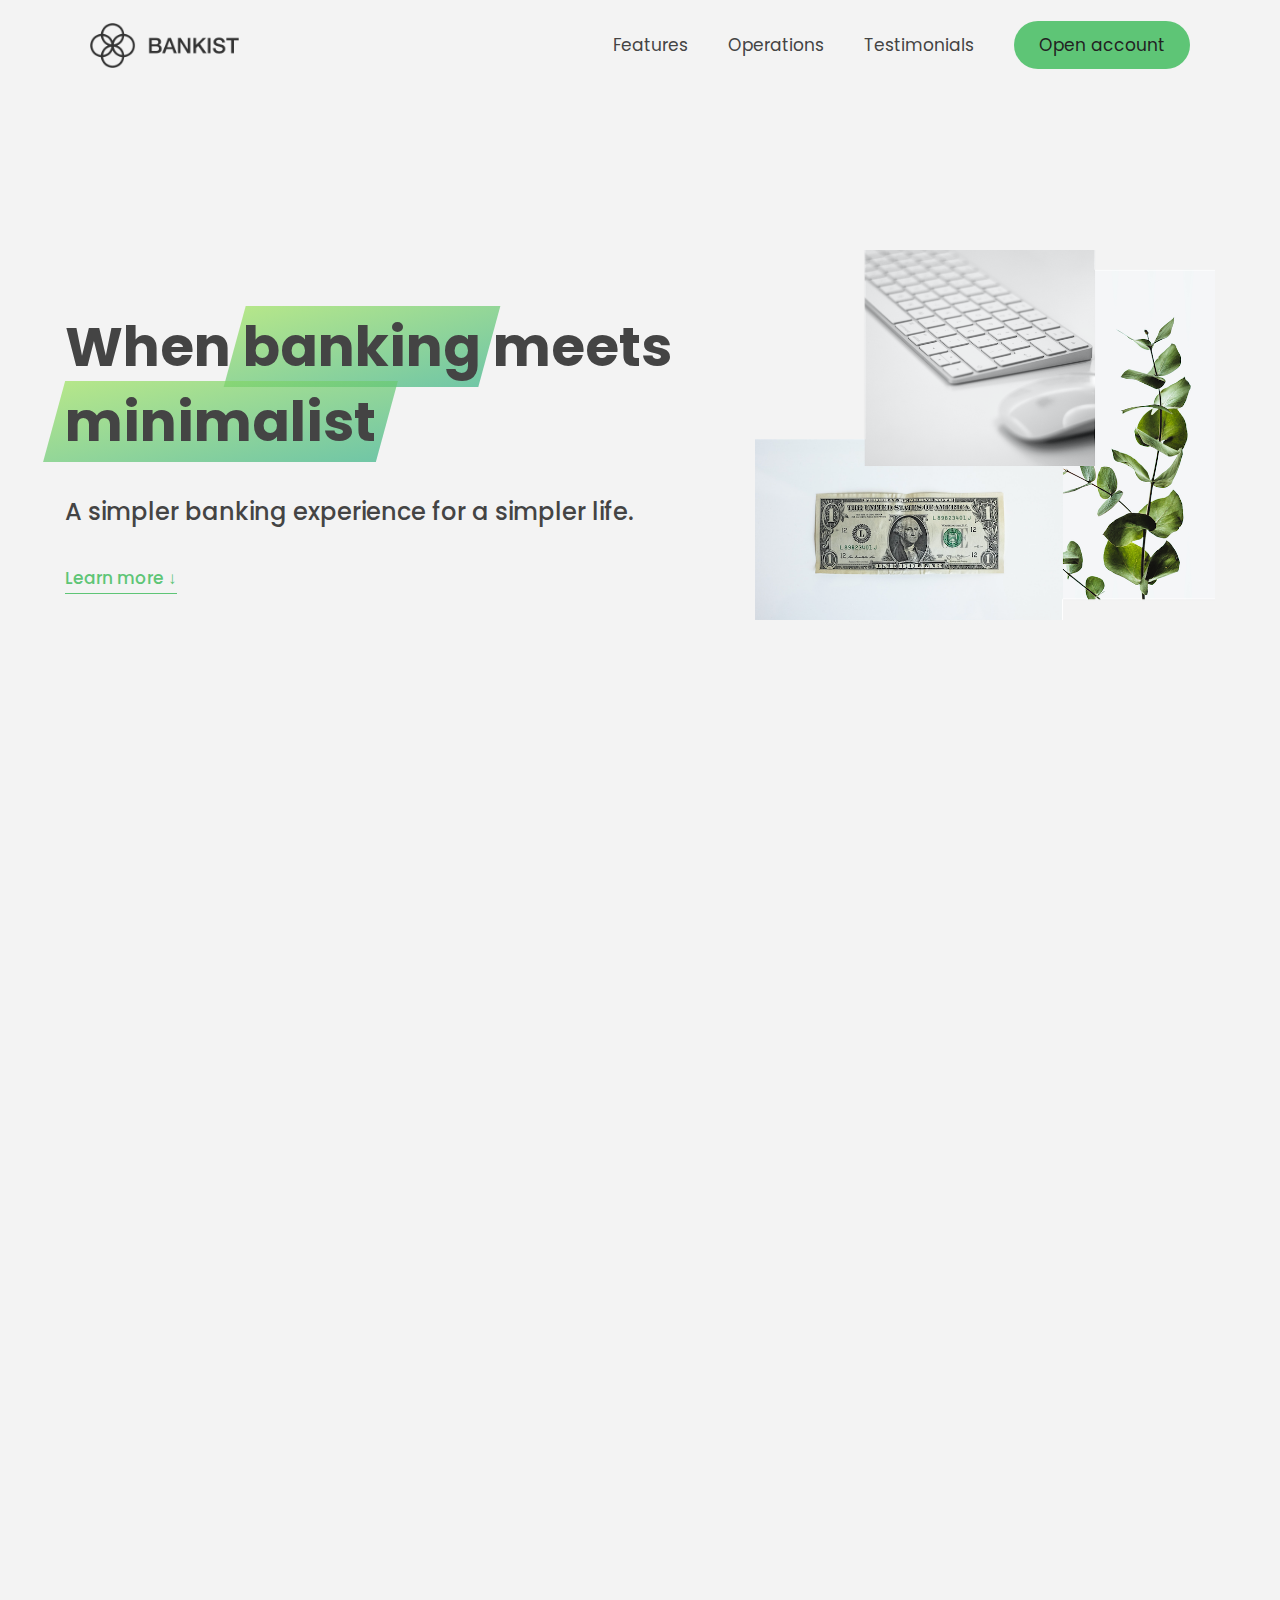
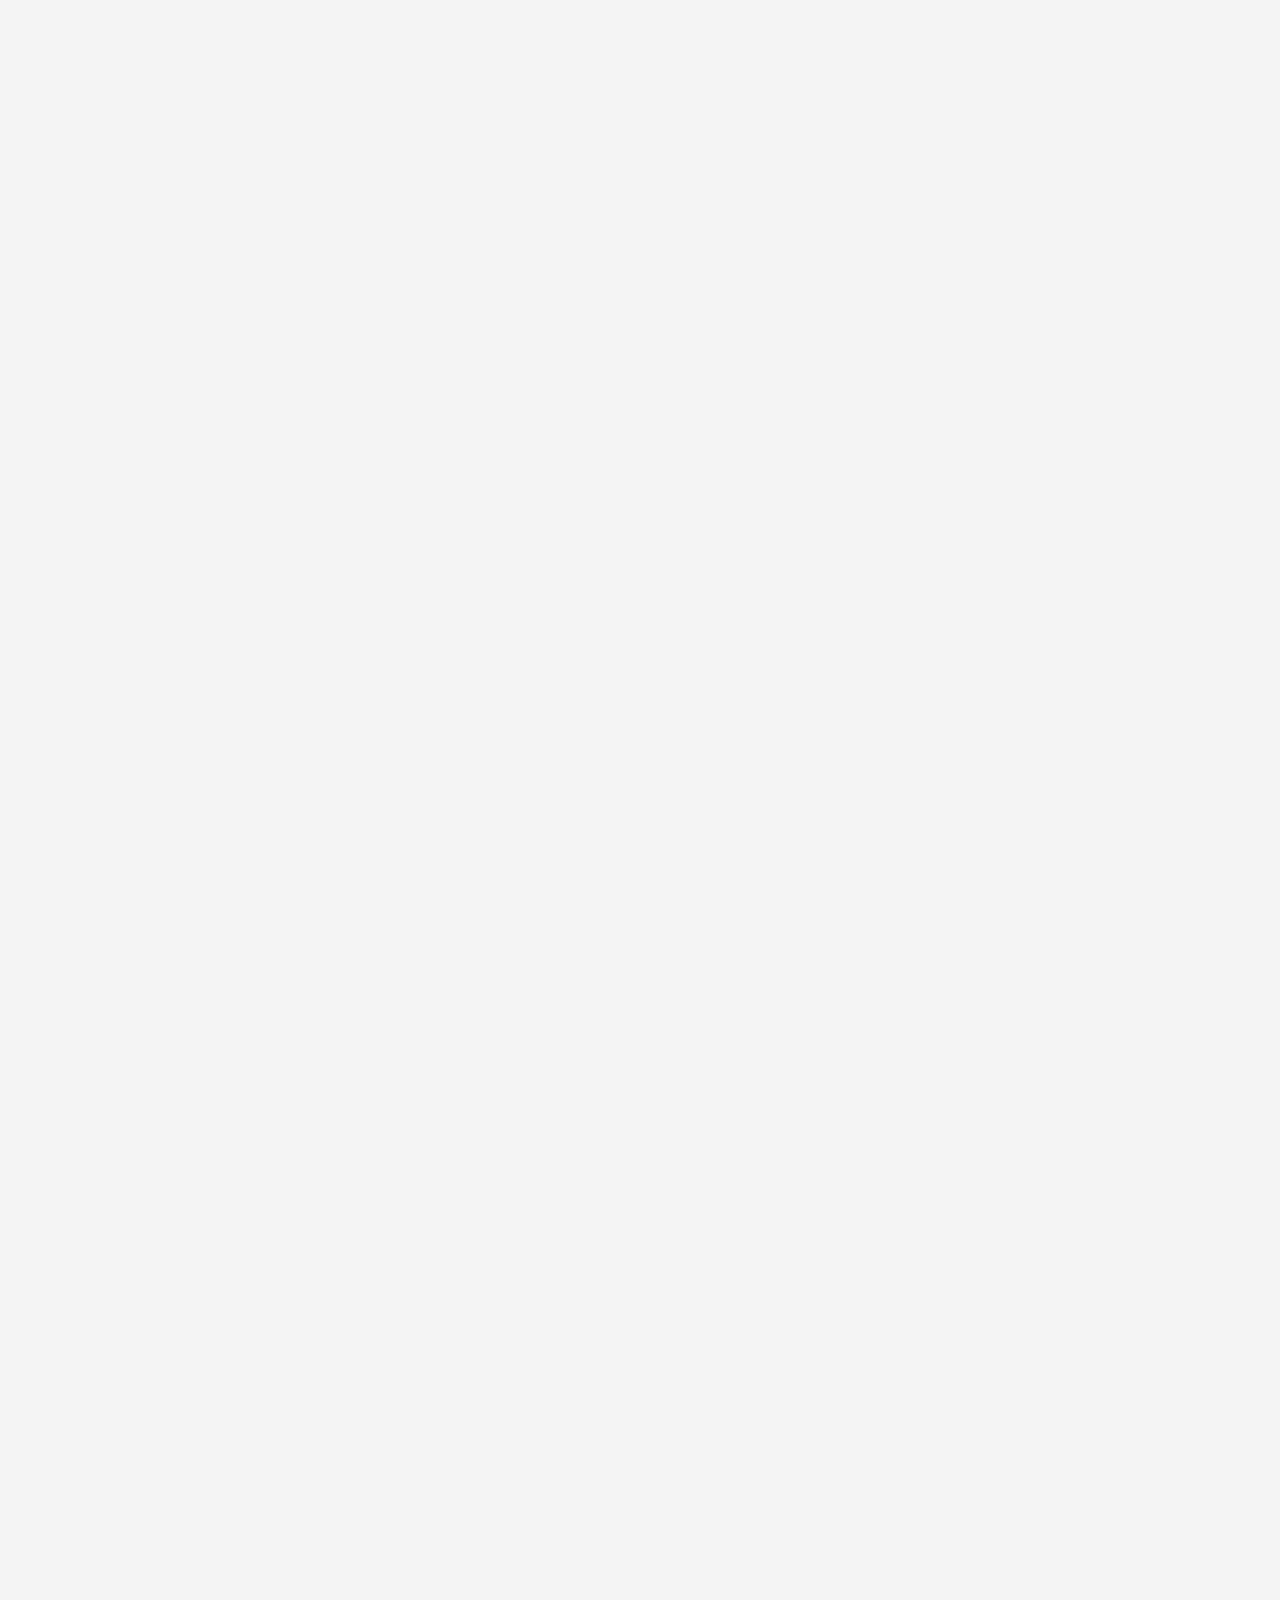
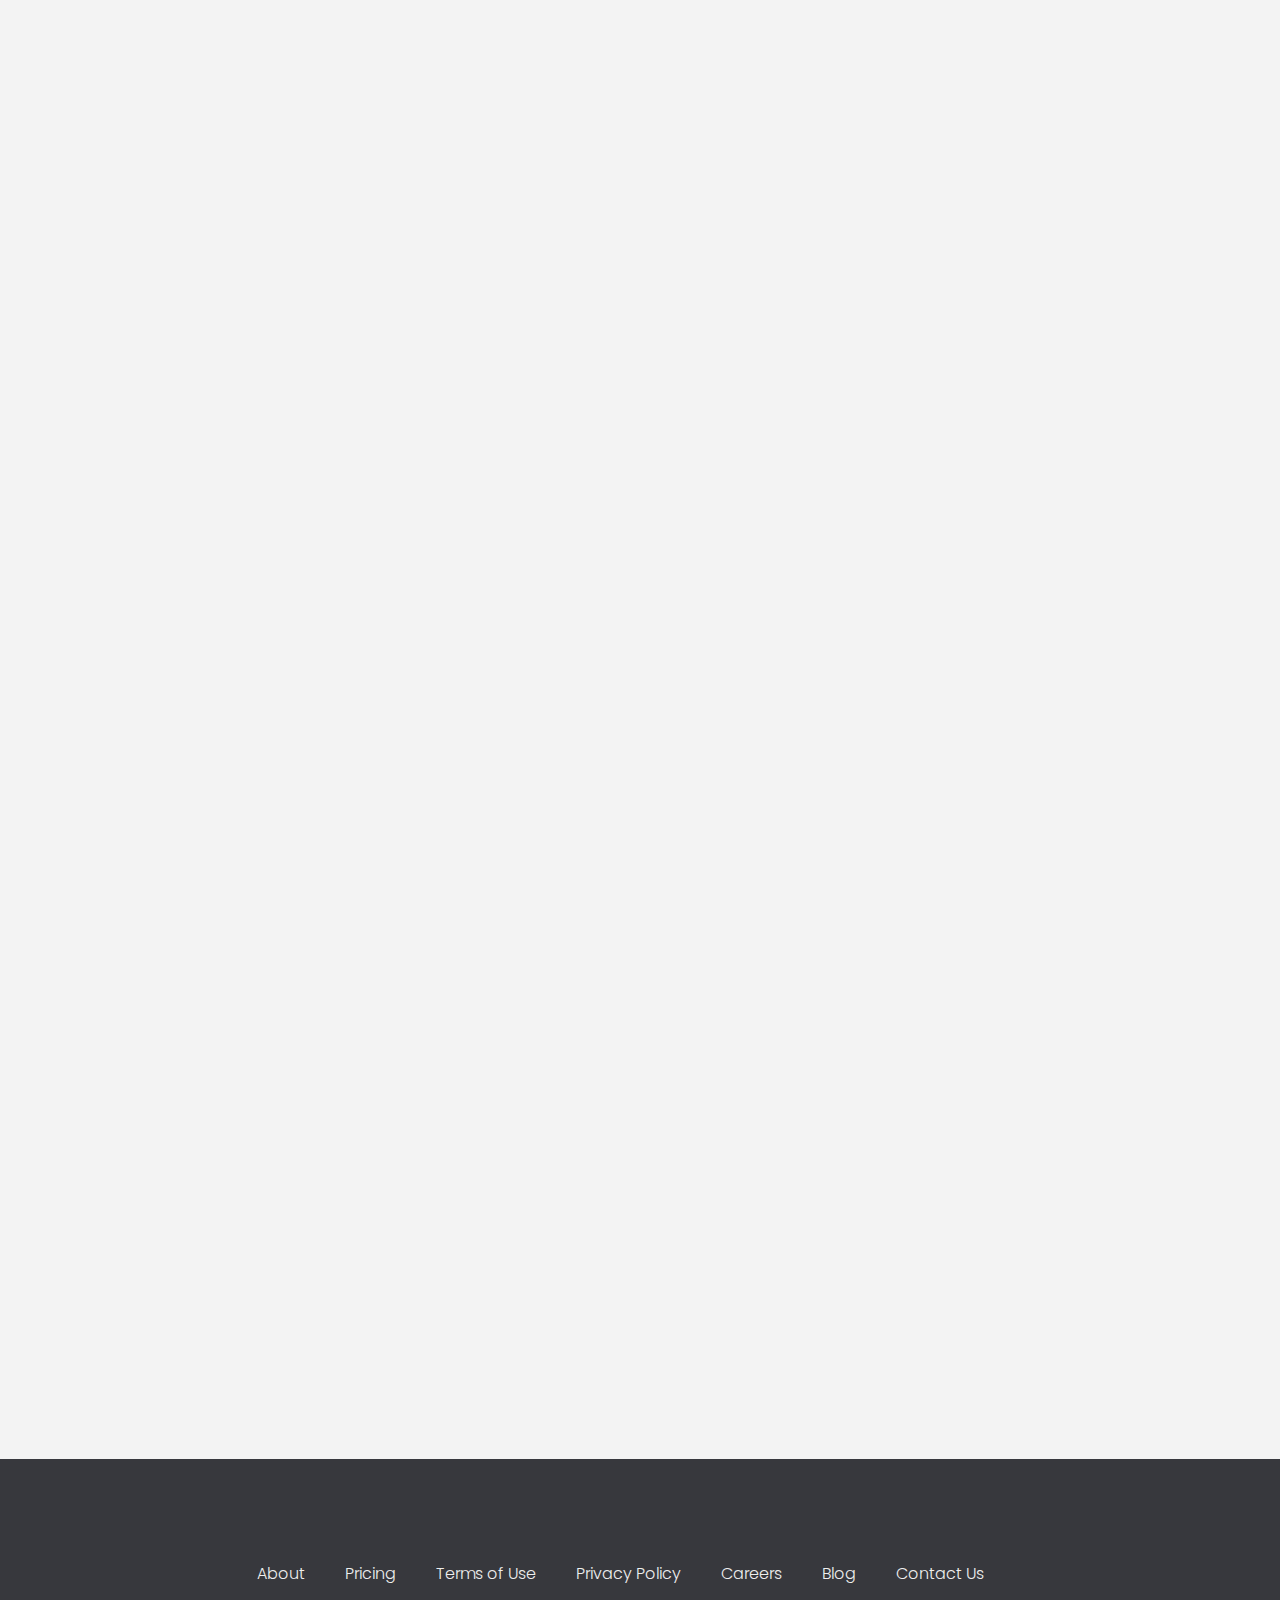
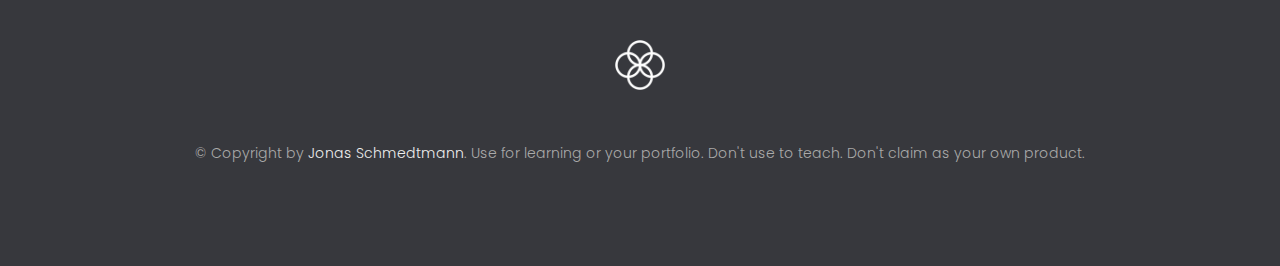
<file: complete session 13/index.html>
<!DOCTYPE html>
<html lang="en">
  <head>
    <meta charset="UTF-8" />
    <meta name="viewport" content="width=device-width, initial-scale=1.0" />
    <meta http-equiv="X-UA-Compatible" content="ie=edge" />
    <link rel="shortcut icon" type="image/png" href="img/icon.png" />

    <link
      href="https://fonts.googleapis.com/css?family=Poppins:300,400,500,600&display=swap"
      rel="stylesheet"
    />
    <link rel="stylesheet" href="style.css" />
    <title>Bankist | When Banking meets Minimalist</title>
  </head>
  <body>
    <header class="header">
      <nav class="nav">
        <img
          src="img/logo.png"
          alt="Bankist logo"
          class="nav__logo"
          id="logo"
        />
        <ul class="nav__links">
          <li class="nav__item">
            <a class="nav__link" href="#section--1">Features</a>
          </li>
          <li class="nav__item">
            <a class="nav__link" href="#section--2">Operations</a>
          </li>
          <li class="nav__item">
            <a class="nav__link" href="#section--3">Testimonials</a>
          </li>
          <li class="nav__item">
            <a class="nav__link nav__link--btn btn--show-modal" href="#"
              >Open account</a
            >
          </li>
        </ul>
      </nav>

      <div class="header__title">
        <h1>
          When
          <!-- Green highlight effect -->
          <span class="highlight">banking</span>
          meets<br />
          <span class="highlight">minimalist</span>
        </h1>
        <h4>A simpler banking experience for a simpler life.</h4>
        <button class="btn--text btn--scroll-to">Learn more &DownArrow;</button>
        <img
          src="img/hero.png"
          class="header__img"
          alt="Minimalist bank items"
        />
      </div>
    </header>

    <section class="section" id="section--1">
      <div class="section__title">
        <h2 class="section__description">Features</h2>
        <h3 class="section__header">
          Everything you need in a modern bank and more.
        </h3>
      </div>

      <div class="features">
        <img
          src="img/digital-lazy.jpg"
          data-src="img/digital.jpg"
          alt="Computer"
          class="features__img lazy-img"
        />
        <div class="features__feature">
          <div class="features__icon">
            <svg>
              <use xlink:href="img/icons.svg#icon-monitor"></use>
            </svg>
          </div>
          <h5 class="features__header">100% digital bank</h5>
          <p>
            Lorem ipsum dolor sit amet consectetur adipisicing elit. Unde alias
            sint quos? Accusantium a fugiat porro reiciendis saepe quibusdam
            debitis ducimus.
          </p>
        </div>

        <div class="features__feature">
          <div class="features__icon">
            <svg>
              <use xlink:href="img/icons.svg#icon-trending-up"></use>
            </svg>
          </div>
          <h5 class="features__header">Watch your money grow</h5>
          <p>
            Nesciunt quos autem dolorum voluptates cum dolores dicta fuga
            inventore ab? Nulla incidunt eius numquam sequi iste pariatur
            quibusdam!
          </p>
        </div>
        <img
          src="img/grow-lazy.jpg"
          data-src="img/grow.jpg"
          alt="Plant"
          class="features__img lazy-img"
        />

        <img
          src="img/card-lazy.jpg"
          data-src="img/card.jpg"
          alt="Credit card"
          class="features__img lazy-img"
        />
        <div class="features__feature">
          <div class="features__icon">
            <svg>
              <use xlink:href="img/icons.svg#icon-credit-card"></use>
            </svg>
          </div>
          <h5 class="features__header">Free debit card included</h5>
          <p>
            Quasi, fugit in cumque cupiditate reprehenderit debitis animi enim
            eveniet consequatur odit quam quos possimus assumenda dicta fuga
            inventore ab.
          </p>
        </div>
      </div>
    </section>

    <section class="section" id="section--2">
      <div class="section__title">
        <h2 class="section__description">Operations</h2>
        <h3 class="section__header">
          Everything as simple as possible, but no simpler.
        </h3>
      </div>

      <div class="operations">
        <div class="operations__tab-container">
          <button
            class="btn operations__tab operations__tab--1 operations__tab--active"
            data-tab="1"
          >
            <span>01</span>Instant Transfers
          </button>
          <button class="btn operations__tab operations__tab--2" data-tab="2">
            <span>02</span>Instant Loans
          </button>
          <button class="btn operations__tab operations__tab--3" data-tab="3">
            <span>03</span>Instant Closing
          </button>
        </div>
        <div
          class="operations__content operations__content--1 operations__content--active"
        >
          <div class="operations__icon operations__icon--1">
            <svg>
              <use xlink:href="img/icons.svg#icon-upload"></use>
            </svg>
          </div>
          <h5 class="operations__header">
            Tranfser money to anyone, instantly! No fees, no BS.
          </h5>
          <p>
            Lorem ipsum dolor sit amet, consectetur adipisicing elit, sed do
            eiusmod tempor incididunt ut labore et dolore magna aliqua. Ut enim
            ad minim veniam, quis nostrud exercitation ullamco laboris nisi ut
            aliquip ex ea commodo consequat.
          </p>
        </div>

        <div class="operations__content operations__content--2">
          <div class="operations__icon operations__icon--2">
            <svg>
              <use xlink:href="img/icons.svg#icon-home"></use>
            </svg>
          </div>
          <h5 class="operations__header">
            Buy a home or make your dreams come true, with instant loans.
          </h5>
          <p>
            Duis aute irure dolor in reprehenderit in voluptate velit esse
            cillum dolore eu fugiat nulla pariatur. Excepteur sint occaecat
            cupidatat non proident, sunt in culpa qui officia deserunt mollit
            anim id est laborum.
          </p>
        </div>
        <div class="operations__content operations__content--3">
          <div class="operations__icon operations__icon--3">
            <svg>
              <use xlink:href="img/icons.svg#icon-user-x"></use>
            </svg>
          </div>
          <h5 class="operations__header">
            No longer need your account? No problem! Close it instantly.
          </h5>
          <p>
            Excepteur sint occaecat cupidatat non proident, sunt in culpa qui
            officia deserunt mollit anim id est laborum. Ut enim ad minim
            veniam, quis nostrud exercitation ullamco laboris nisi ut aliquip ex
            ea commodo consequat.
          </p>
        </div>
      </div>
    </section>

    <section class="section" id="section--3">
      <div class="section__title section__title--testimonials">
        <h2 class="section__description">Not sure yet?</h2>
        <h3 class="section__header">
          Millions of Bankists are already making their lifes simpler.
        </h3>
      </div>

      <div class="slider"> 
        <div class="slide slide--1">
          <div class="testimonial">
            <h5 class="testimonial__header">Best financial decision ever!</h5>
            <blockquote class="testimonial__text">
              Lorem ipsum dolor sit, amet consectetur adipisicing elit.
              Accusantium quas quisquam non? Quas voluptate nulla minima
              deleniti optio ullam nesciunt, numquam corporis et asperiores
              laboriosam sunt, praesentium suscipit blanditiis. Necessitatibus
              id alias reiciendis, perferendis facere pariatur dolore veniam
              autem esse non voluptatem saepe provident nihil molestiae.
            </blockquote>
            <address class="testimonial__author">
              <img src="img/user-1.jpg" alt="" class="testimonial__photo" />
              <h6 class="testimonial__name">Aarav Lynn</h6>
              <p class="testimonial__location">San Francisco, USA</p>
            </address>
          </div>
        </div>

        <div class="slide slide--2">
          <div class="testimonial">
            <h5 class="testimonial__header">
              The last step to becoming a complete minimalist
            </h5>
            <blockquote class="testimonial__text">
              Quisquam itaque deserunt ullam, quia ea repellendus provident,
              ducimus neque ipsam modi voluptatibus doloremque, corrupti
              laborum. Incidunt numquam perferendis veritatis neque repellendus.
              Lorem, ipsum dolor sit amet consectetur adipisicing elit. Illo
              deserunt exercitationem deleniti.
            </blockquote>
            <address class="testimonial__author">
              <img src="img/user-2.jpg" alt="" class="testimonial__photo" />
              <h6 class="testimonial__name">Miyah Miles</h6>
              <p class="testimonial__location">London, UK</p>
            </address>
          </div>
        </div>

        <div class="slide slide--3">
          <div class="testimonial">
            <h5 class="testimonial__header">
              Finally free from old-school banks
            </h5>
            <blockquote class="testimonial__text">
              Debitis, nihil sit minus suscipit magni aperiam vel tenetur
              incidunt commodi architecto numquam omnis nulla autem,
              necessitatibus blanditiis modi similique quidem. Odio aliquam
              culpa dicta beatae quod maiores ipsa minus consequatur error sunt,
              deleniti saepe aliquid quos inventore sequi. Necessitatibus id
              alias reiciendis, perferendis facere.
            </blockquote>
            <address class="testimonial__author">
              <img src="img/user-3.jpg" alt="" class="testimonial__photo" />
              <h6 class="testimonial__name">Francisco Gomes</h6>
              <p class="testimonial__location">Lisbon, Portugal</p>
            </address>
          </div> 
        </div> 

         <!-- <div class="slide"><img src="img/img-1.jpg" alt="Photo 1" /></div> 
        <div class="slide"><img src="img/img-2.jpg" alt="Photo 2" /></div>
        <div class="slide"><img src="img/img-3.jpg" alt="Photo 3" /></div>
        <div class="slide"><img src="img/img-4.jpg" alt="Photo 4" /></div> -->
        <button class="slider__btn slider__btn--left">&larr;</button>
        <button class="slider__btn slider__btn--right">&rarr;</button>
        <div class="dots"></div>
      </div>
    </section>

    <section class="section section--sign-up">
      <div class="section__title">
        <h3 class="section__header">
          The best day to join Bankist was one year ago. The second best is
          today!
        </h3>
      </div>
      <button class="btn btn--show-modal">Open your free account today!</button>
    </section>

    <footer class="footer">
      <ul class="footer__nav">
        <li class="footer__item">
          <a class="footer__link" href="#">About</a>
        </li>
        <li class="footer__item">
          <a class="footer__link" href="#">Pricing</a>
        </li>
        <li class="footer__item">
          <a class="footer__link" href="#">Terms of Use</a>
        </li>
        <li class="footer__item">
          <a class="footer__link" href="#">Privacy Policy</a>
        </li>
        <li class="footer__item">
          <a class="footer__link" href="#">Careers</a>
        </li>
        <li class="footer__item">
          <a class="footer__link" href="#">Blog</a>
        </li>
        <li class="footer__item">
          <a class="footer__link" href="#">Contact Us</a>
        </li>
      </ul>
      <img src="img/icon.png" alt="Logo" class="footer__logo" />
      <p class="footer__copyright">
        &copy; Copyright by
        <a
          class="footer__link twitter-link"
          target="_blank"
          href="https://twitter.com/jonasschmedtman"
          >Jonas Schmedtmann</a
        >. Use for learning or your portfolio. Don't use to teach. Don't claim
        as your own product.
      </p>
    </footer>

    <div class="modal hidden">
      <button class="btn--close-modal">&times;</button>
      <h2 class="modal__header">
        Open your bank account <br />
        in just <span class="highlight">5 minutes</span>
      </h2>
      <form class="modal__form">
        <label>First Name</label>
        <input type="text" />
        <label>Last Name</label>
        <input type="text" />
        <label>Email Address</label>
        <input type="email" />
        <button class="btn">Next step &rarr;</button>
      </form>
    </div>
    <div class="overlay hidden"></div>

    <script src="script.js"></script>
  </body>
</html>
</file>
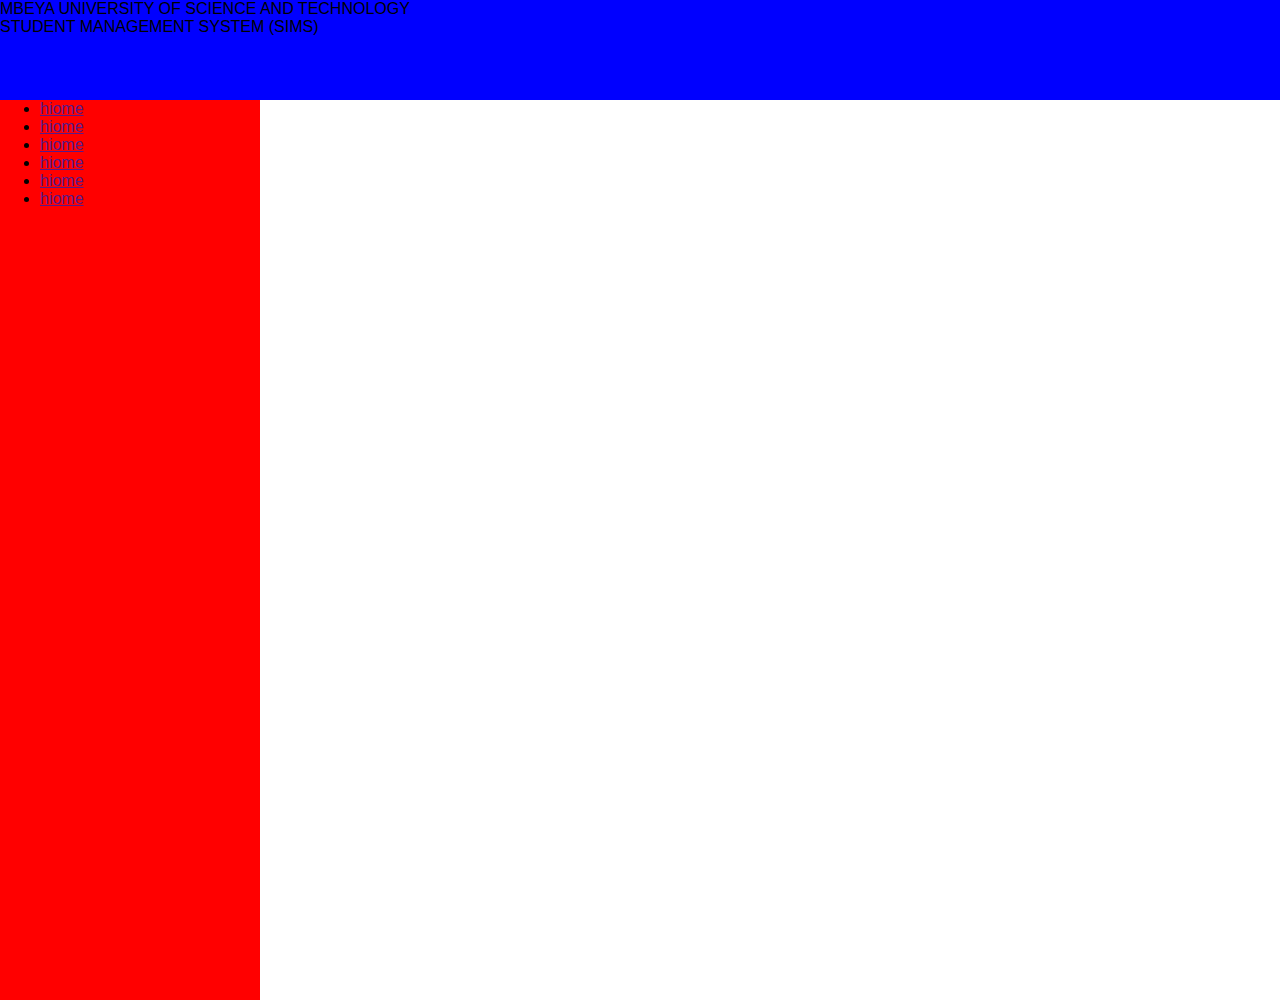
<file: dd/index.html>
<!DOCTYPE html>
<html lang="en">

<head>
    <meta charset="UTF-8">
    <meta name="viewport" content="width=device-width, initial-scale=1.0">
    <title>Document</title>
    <link rel="stylesheet" href="fer.css">
</head>

<body>
    <div class="box">


        <div class="header">
            <div class="img"></div>
            <span>
                <div class="content">
                    <p>MBEYA UNIVERSITY OF SCIENCE AND TECHNOLOGY</p>
                    <P>STUDENT MANAGEMENT SYSTEM (SIMS)</P>
                </div>
            </span>
        </div>
        <div class="sidebar">
            <ul>
                <li>
                    <a href="">hiome</a>
                </li>
                <li>
                    <a href="">hiome</a>
                </li>
                <li>
                    <a href="">hiome</a>
                </li>
                <li>
                    <a href="">hiome</a>
                </li>
                <li>
                    <a href="">hiome</a>
                </li>
                <li>
                    <a href="">hiome</a>
                </li>
            </ul>
        </div>
    </div>
</body>

</html>
</file>
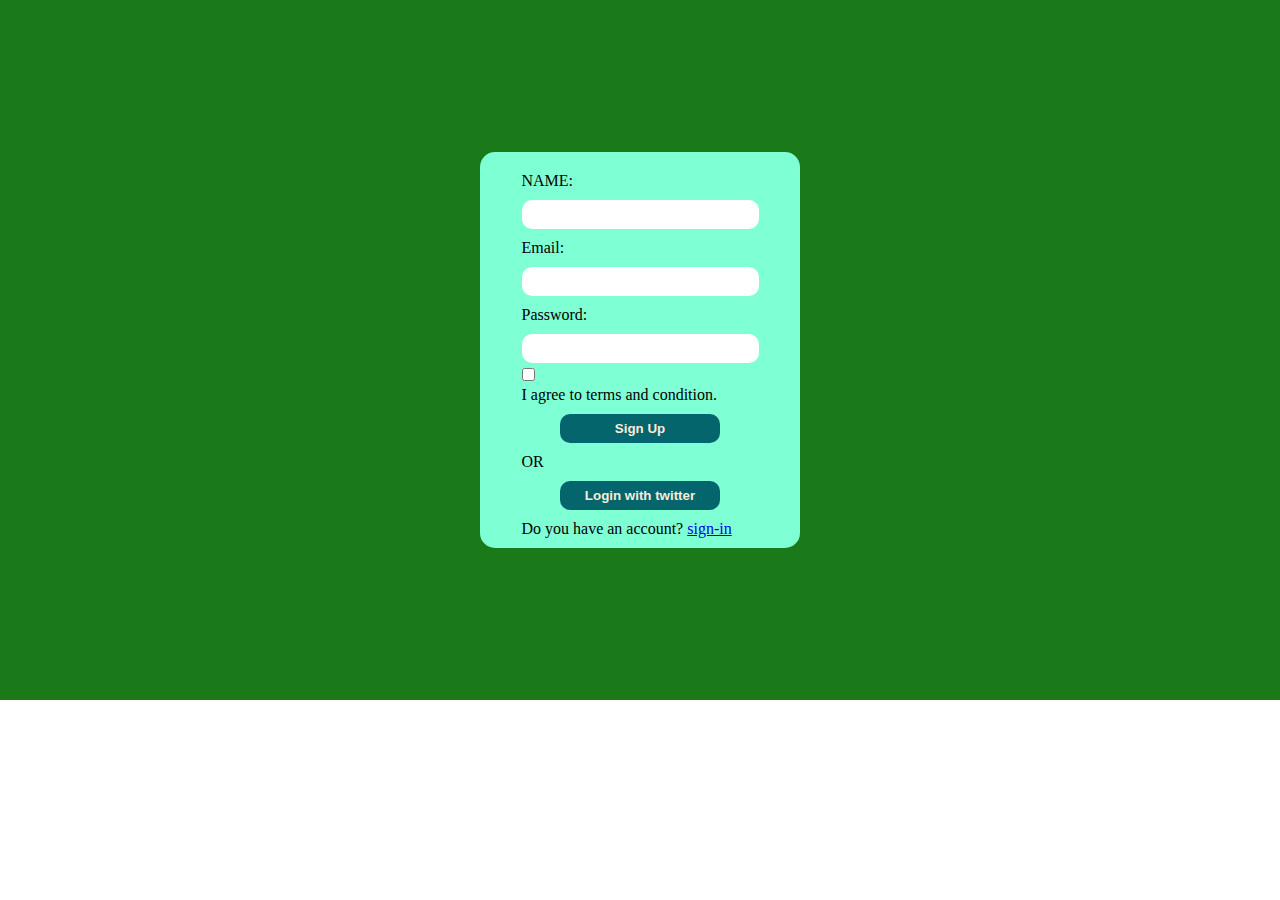
<file: demo/index.html>
<!DOCTYPE html>
<html lang="en">
<head>
    <meta charset="UTF-8">
    <meta name="viewport" content="width=device-width, initial-scale=1.0">
    <title>login-sign_up </title>
    <link rel="stylesheet" href="style.css">
</head>
<body>

   <div class="conatiner">
    <div class="wrapper">
        <form >
            <label for="Name">NAME:</label>
            <input id="name" type="text">
            <label for="Email">Email:</label>
            <input type="email"  id="email">
            <label for="Password">Password:</label>
            <input type="text" id="password">
                <input type="checkbox"  id="checkbox">
                <p>I agree to terms and condition.</p>
    
            <button id="signUp">Sign Up</button>

            <div class="alt"><p>OR</p></div>
            <button id="twitter">Login with twitter</button>
            <p class="txt">Do you have an account? <a href="#">sign-in</a></p>
        </form>
    </div>
   </div> 

</body>
</html>
</file>
<file: complete session 13/style.css>
/* The page is NOT responsive. You can implement responsiveness yourself if you wanna have some fun 😃 */

:root {
  --color-primary: #5ec576;
  --color-secondary: #ffcb03;
  --color-tertiary: #ff585f;
  --color-primary-darker: #4bbb7d;
  --color-secondary-darker: #ffbb00;
  --color-tertiary-darker: #fd424b;
  --color-primary-opacity: #5ec5763a;
  --color-secondary-opacity: #ffcd0331;
  --color-tertiary-opacity: #ff58602d;
  --gradient-primary: linear-gradient(to top left, #39b385, #9be15d);
  --gradient-secondary: linear-gradient(to top left, #ffb003, #ffcb03);
}

* {
  margin: 0;
  padding: 0;
  box-sizing: inherit;
}

html {
  font-size: 62.5%;
  box-sizing: border-box;
}

body {
  font-family: 'Poppins', sans-serif;
  font-weight: 300;
  color: #444;
  line-height: 1.9;
  background-color: #f3f3f3;
}

/* GENERAL ELEMENTS */
.section {
  padding: 15rem 3rem;
  border-top: 1px solid #ddd;

  transition: transform 1s, opacity 1s;
}

.section--hidden {
  opacity: 0;
  transform: translateY(8rem);
}

.section__title {
  max-width: 80rem;
  margin: 0 auto 8rem auto;
}

.section__description {
  font-size: 1.8rem;
  font-weight: 600;
  text-transform: uppercase;
  color: var(--color-primary);
  margin-bottom: 1rem;
}

.section__header {
  font-size: 4rem;
  line-height: 1.3;
  font-weight: 500;
}

.btn {
  display: inline-block;
  background-color: var(--color-primary);
  font-size: 1.6rem;
  font-family: inherit;
  font-weight: 500;
  border: none;
  padding: 1.25rem 4.5rem;
  border-radius: 10rem;
  cursor: pointer;
  transition: all 0.3s;
}

.btn:hover {
  background-color: var(--color-primary-darker);
}

.btn--text {
  display: inline-block;
  background: none;
  font-size: 1.7rem;
  font-family: inherit;
  font-weight: 500;
  color: var(--color-primary);
  border: none;
  border-bottom: 1px solid currentColor;
  padding-bottom: 2px;
  cursor: pointer;
  transition: all 0.3s;
}

p {
  color: #666;
}

/* This is BAD for accessibility! Don't do in the real world! */
button:focus {
  outline: none;
}

img {
  transition: filter 0.5s;
}

.lazy-img {
  filter: blur(20px);
}

/* NAVIGATION */
.nav {
  display: flex;
  justify-content: space-between;
  align-items: center;
  height: 9rem;
  width: 100%;
  padding: 0 6rem;
  z-index: 100;
}

/* nav and stickly class at the same time */
.nav.sticky {
  position: fixed;
  background-color: rgba(255, 255, 255, 0.95);
}

.nav__logo {
  height: 4.5rem;
  transition: all 0.3s;
}

.nav__links {
  display: flex;
  align-items: center;
  list-style: none;
}

.nav__item {
  margin-left: 4rem;
}

.nav__link:link,
.nav__link:visited {
  font-size: 1.7rem;
  font-weight: 400;
  color: inherit;
  text-decoration: none;
  display: block;
  transition: all 0.3s;
}

.nav__link--btn:link,
.nav__link--btn:visited {
  padding: 0.8rem 2.5rem;
  border-radius: 3rem;
  background-color: var(--color-primary);
  color: #222;
}

.nav__link--btn:hover,
.nav__link--btn:active {
  color: inherit;
  background-color: var(--color-primary-darker);
  color: #333;
}

/* HEADER */
.header {
  padding: 0 3rem;
  height: 100vh;
  display: flex;
  flex-direction: column;
  align-items: center;
}

.header__title {
  flex: 1;

  max-width: 115rem;
  display: grid;
  grid-template-columns: 3fr 2fr;
  row-gap: 3rem;
  align-content: center;
  justify-content: center;

  align-items: start;
  justify-items: start;
}

h1 {
  font-size: 5.5rem;
  line-height: 1.35;
}

h4 {
  font-size: 2.4rem;
  font-weight: 500;
}

.header__img {
  width: 100%;
  grid-column: 2 / 3;
  grid-row: 1 / span 4;
  transform: translateY(-6rem);
}

.highlight {
  position: relative;
}

.highlight::after {
  display: block;
  content: '';
  position: absolute;
  bottom: 0;
  left: 0;
  height: 100%;
  width: 100%;
  z-index: -1;
  opacity: 0.7;
  transform: scale(1.07, 1.05) skewX(-15deg);
  background-image: var(--gradient-primary);
}

/* FEATURES */
.features {
  display: grid;
  grid-template-columns: 1fr 1fr;
  gap: 4rem;
  margin: 0 12rem;
}

.features__img {
  width: 100%;
}

.features__feature {
  align-self: center;
  justify-self: center;
  width: 70%;
  font-size: 1.5rem;
}

.features__icon {
  display: flex;
  align-items: center;
  justify-content: center;
  background-color: var(--color-primary-opacity);
  height: 5.5rem;
  width: 5.5rem;
  border-radius: 50%;
  margin-bottom: 2rem;
}

.features__icon svg {
  height: 2.5rem;
  width: 2.5rem;
  fill: var(--color-primary);
}

.features__header {
  font-size: 2rem;
  margin-bottom: 1rem;
}

/* OPERATIONS */
.operations {
  max-width: 100rem;
  margin: 12rem auto 0 auto;

  background-color: #fff;
}

.operations__tab-container {
  display: flex;
  justify-content: center;
}

.operations__tab {
  margin-right: 2.5rem;
  transform: translateY(-50%);
}

.operations__tab span {
  margin-right: 1rem;
  font-weight: 600;
  display: inline-block;
}

.operations__tab--1 {
  background-color: var(--color-secondary);
}

.operations__tab--1:hover {
  background-color: var(--color-secondary-darker);
}

.operations__tab--3 {
  background-color: var(--color-tertiary);
  margin: 0;
}

.operations__tab--3:hover {
  background-color: var(--color-tertiary-darker);
}

.operations__tab--active {
  transform: translateY(-66%);
}

.operations__content {
  display: none;

  /* JUST PRESENTATIONAL */
  font-size: 1.7rem;
  padding: 2.5rem 7rem 6.5rem 7rem;
}

.operations__content--active {
  display: grid;
  grid-template-columns: 7rem 1fr;
  column-gap: 3rem;
  row-gap: 0.5rem;
}

.operations__header {
  font-size: 2.25rem;
  font-weight: 500;
  align-self: center;
}

.operations__icon {
  display: flex;
  align-items: center;
  justify-content: center;
  height: 7rem;
  width: 7rem;
  border-radius: 50%;
}

.operations__icon svg {
  height: 2.75rem;
  width: 2.75rem;
}

.operations__content p {
  grid-column: 2;
}

.operations__icon--1 {
  background-color: var(--color-secondary-opacity);
}
.operations__icon--2 {
  background-color: var(--color-primary-opacity);
}
.operations__icon--3 {
  background-color: var(--color-tertiary-opacity);
}
.operations__icon--1 svg {
  fill: var(--color-secondary-darker);
}
.operations__icon--2 svg {
  fill: var(--color-primary);
}
.operations__icon--3 svg {
  fill: var(--color-tertiary);
}

/* SLIDER */
.slider {
  max-width: 100rem;
  height: 50rem;
  margin: 0 auto;
  position: relative;

  /* IN THE END */
  overflow: hidden;
}

.slide {
  position: absolute;
  top: 0;
  width: 100%;
  height: 50rem;

  display: flex;
  align-items: center;
  justify-content: center;

  /* THIS creates the animation! */
  transition: transform 1s;
}

.slide > img {
  /* Only for images that have different size than slide */
  width: 100%;
  height: 100%;
  object-fit: cover;
}

.slider__btn {
  position: absolute;
  top: 50%;
  z-index: 10;

  border: none;
  background: rgba(255, 255, 255, 0.7);
  font-family: inherit;
  color: #333;
  border-radius: 50%;
  height: 5.5rem;
  width: 5.5rem;
  font-size: 3.25rem;
  cursor: pointer;
}

.slider__btn--left {
  left: 6%;
  transform: translate(-50%, -50%);
}

.slider__btn--right {
  right: 6%;
  transform: translate(50%, -50%);
}

.dots {
  position: absolute;
  bottom: 5%;
  left: 50%;
  transform: translateX(-50%);
  display: flex;
}

.dots__dot {
  border: none;
  background-color: #b9b9b9;
  opacity: 0.7;
  height: 1rem;
  width: 1rem;
  border-radius: 50%;
  margin-right: 1.75rem;
  cursor: pointer;
  transition: all 0.5s;

  /* Only necessary when overlying images */
  /* box-shadow: 0 0.6rem 1.5rem rgba(0, 0, 0, 0.7); */
}

.dots__dot:last-child {
  margin: 0;
}

.dots__dot--active {
  /* background-color: #fff; */
  background-color: #594;
  opacity: 1;
}

/* TESTIMONIALS */
.testimonial {
  width: 65%;
  position: relative;
}

.testimonial::before {
  content: '\201C';
  position: absolute;
  top: -5.7rem;
  left: -6.8rem;
  line-height: 1;
  font-size: 20rem;
  font-family: inherit;
  color: var(--color-primary);
  z-index: -1;
}

.testimonial__header {
  font-size: 2.25rem;
  font-weight: 500;
  margin-bottom: 1.5rem;
}

.testimonial__text {
  font-size: 1.7rem;
  margin-bottom: 3.5rem;
  color: #666;
}

.testimonial__author {
  margin-left: 3rem;
  font-style: normal;

  display: grid;
  grid-template-columns: 6.5rem 1fr;
  column-gap: 2rem;
}

.testimonial__photo {
  grid-row: 1 / span 2;
  width: 6.5rem;
  border-radius: 50%;
}

.testimonial__name {
  font-size: 1.7rem;
  font-weight: 500;
  align-self: end;
  margin: 0;
}

.testimonial__location {
  font-size: 1.5rem;
}

.section__title--testimonials {
  margin-bottom: 4rem;
}

/* SIGNUP */
.section--sign-up {
  background-color: #37383d;
  border-top: none;
  border-bottom: 1px solid #444;
  text-align: center;
  padding: 10rem 3rem;
}

.section--sign-up .section__header {
  color: #fff;
  text-align: center;
}

.section--sign-up .section__title {
  margin-bottom: 6rem;
}

.section--sign-up .btn {
  font-size: 1.9rem;
  padding: 2rem 5rem;
}

/* FOOTER */
.footer {
  padding: 10rem 3rem;
  background-color: #37383d;
}

.footer__nav {
  list-style: none;
  display: flex;
  justify-content: center;
  margin-bottom: 5rem;
}

.footer__item {
  margin-right: 4rem;
}

.footer__link {
  font-size: 1.6rem;
  color: #eee;
  text-decoration: none;
}

.footer__logo {
  height: 5rem;
  display: block;
  margin: 0 auto;
  margin-bottom: 5rem;
}

.footer__copyright {
  font-size: 1.4rem;
  color: #aaa;
  text-align: center;
}

.footer__copyright .footer__link {
  font-size: 1.4rem;
}

/* MODAL WINDOW */
.modal {
  position: fixed;
  top: 50%;
  left: 50%;
  transform: translate(-50%, -50%);
  max-width: 60rem;
  background-color: #f3f3f3;
  padding: 5rem 6rem;
  box-shadow: 0 4rem 6rem rgba(0, 0, 0, 0.3);
  z-index: 1000;
  transition: all 0.5s;
}

.overlay {
  position: fixed;
  top: 0;
  left: 0;
  width: 100%;
  height: 100%;
  background-color: rgba(0, 0, 0, 0.5);
  backdrop-filter: blur(4px);
  z-index: 100;
  transition: all 0.5s;
}

.modal__header {
  font-size: 3.25rem;
  margin-bottom: 4.5rem;
  line-height: 1.5;
}

.modal__form {
  margin: 0 3rem;
  display: grid;
  grid-template-columns: 1fr 2fr;
  align-items: center;
  gap: 2.5rem;
}

.modal__form label {
  font-size: 1.7rem;
  font-weight: 500;
}

.modal__form input {
  font-size: 1.7rem;
  padding: 1rem 1.5rem;
  border: 1px solid #ddd;
  border-radius: 0.5rem;
}

.modal__form button {
  grid-column: 1 / span 2;
  justify-self: center;
  margin-top: 1rem;
}

.btn--close-modal {
  font-family: inherit;
  color: inherit;
  position: absolute;
  top: 0.5rem;
  right: 2rem;
  font-size: 4rem;
  cursor: pointer;
  border: none;
  background: none;
}

.hidden {
  visibility: hidden;
  opacity: 0;
}

/* COOKIE MESSAGE */
.cookie-message {
  display: flex;
  align-items: center;
  justify-content: space-evenly;
  width: 100%;
  background-color: white;
  color: #bbb;
  font-size: 1.5rem;
  font-weight: 400;
}
</file>
<file: dd/fer.css>
*{
    box-sizing: border-box;
    border: 0;
    margin: 0;
    font-family: 'Gill Sans', 'Gill Sans MT', Calibri, 'Trebuchet MS', sans-serif;
}
body{
    overflow: hidden;
}
.header{
    display: flex;
    flex-direction: column;
    position: sticky;
    top: 0;
    left: 0;
    background: blue;
    height: 100px;
}
.sidebar{
    position: relative;
    top: 0;
    left: 0;
    background: red;
    height: 100vh;
    width: 260px;
}
</file>
<file: demo/style.css>
* {
  padding: 0;
  margin: 0;
  box-sizing: border-box;
}
.conatiner {
  background-color: rgb(26, 122, 26);
  padding: 20px;
  /* margin: 5px; */
  height: 700px;
  display: flex;
  align-items: center;
}
.wrapper {
  display: flex;
  flex-direction: column;
  width: 320px;
  align-items: center;
  align-content: center;
  margin: 0 auto;
  padding: 10px;
  border-radius: 15px;
  background-color: aquamarine;
}
.wrapper label {
  display: block;
  margin: 10px 0;
}
.wrapper #checkbox {
  display: block;
  margin: 5px 0;
}
#signUp,
#twitter {
  display: block;
  margin: 10px auto;
  padding: 7px;
  color: antiquewhite;
  font-weight: 700;
  border-radius: 10px;
  background: rgb(4, 101, 108);
  width: 10rem;
  border: 0;
}

input {
  padding: 7px 30px;
  font-weight: 500;
  /* width: 40; */
  border-radius: 10px;
  border: 0;
}
</file>
